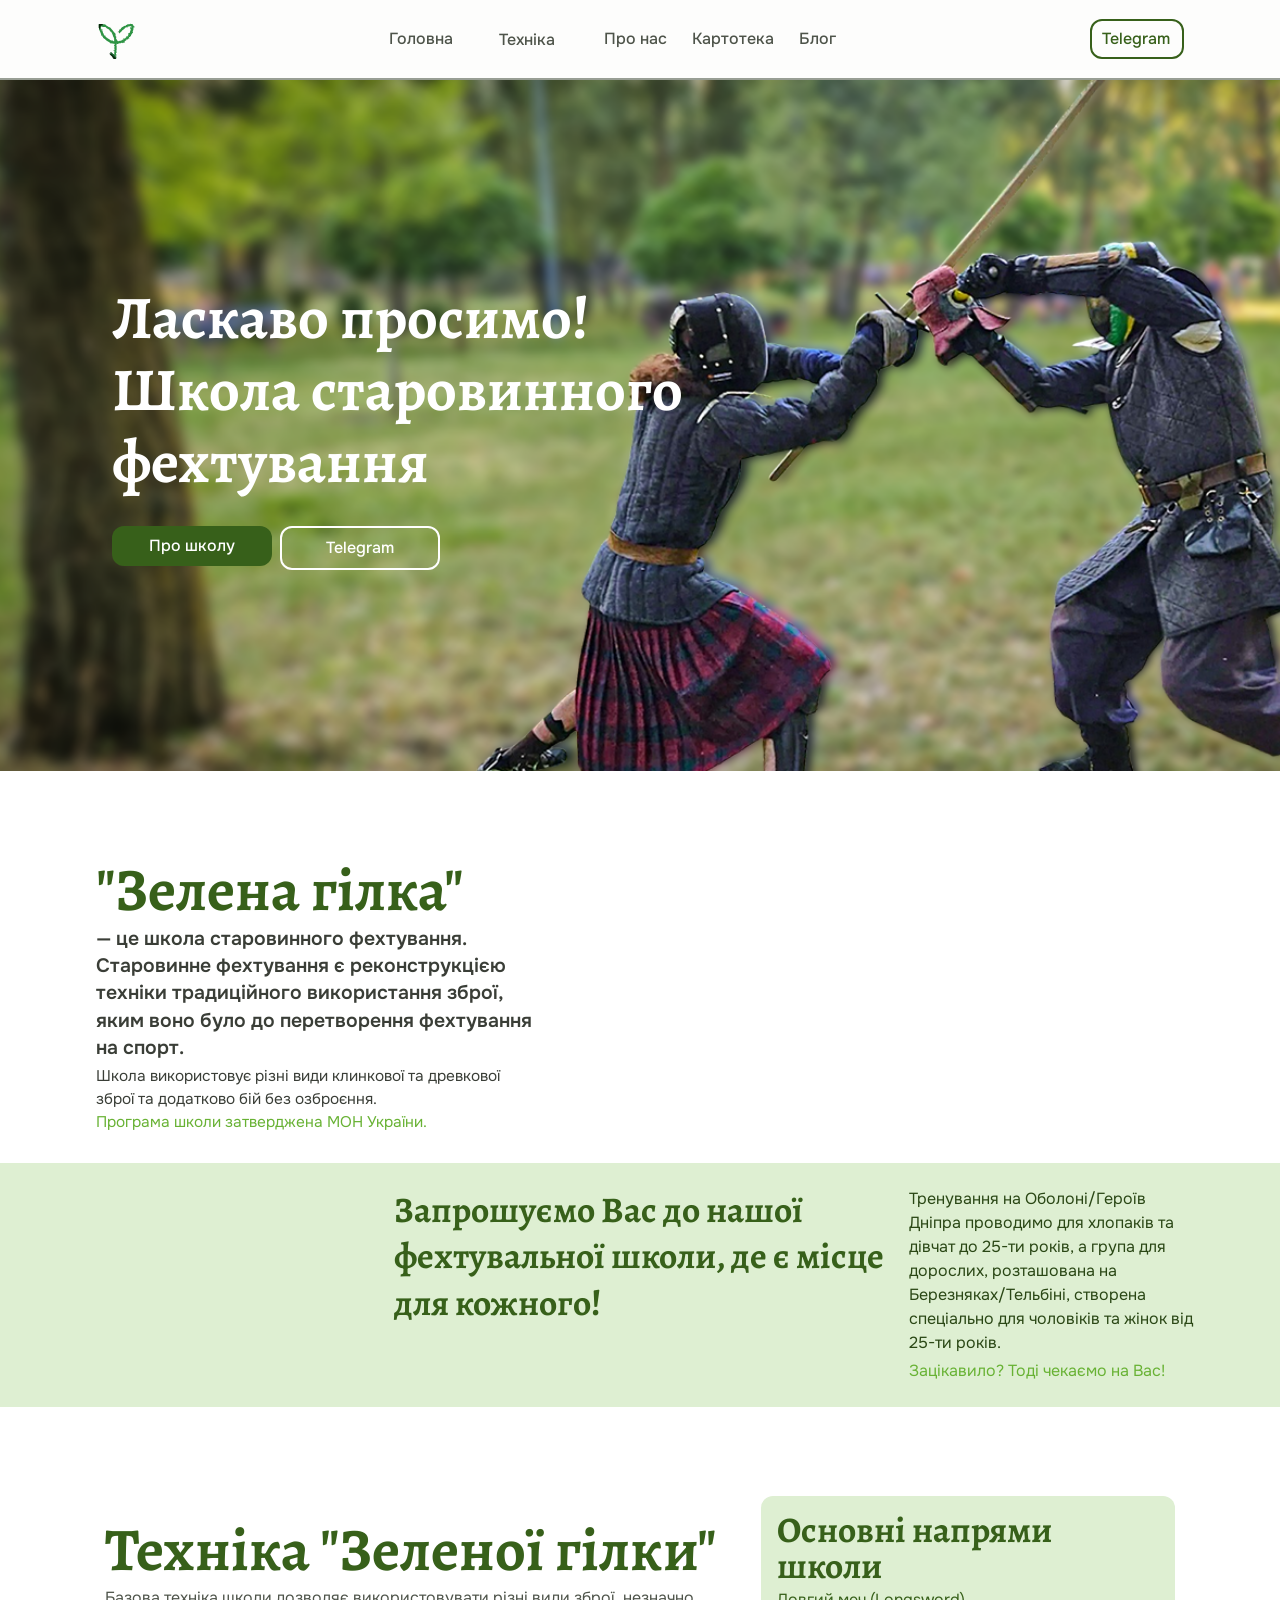
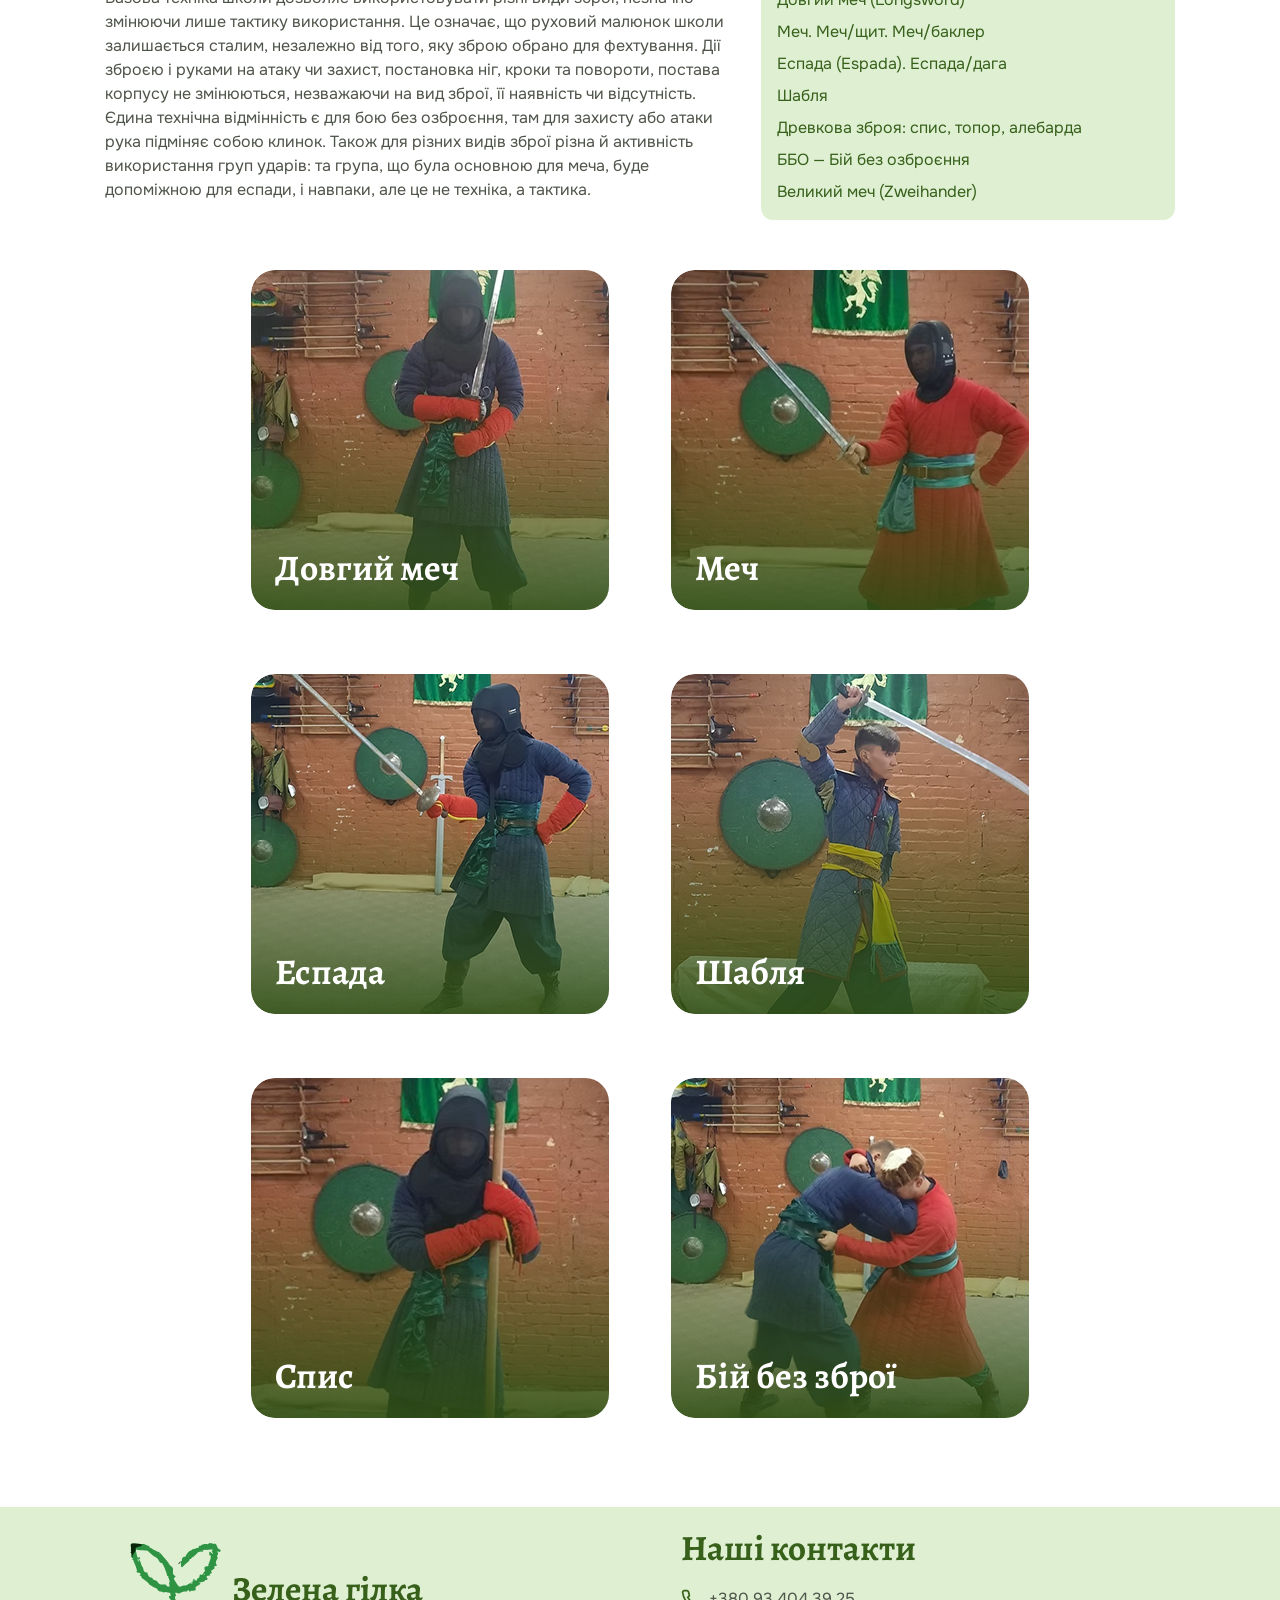
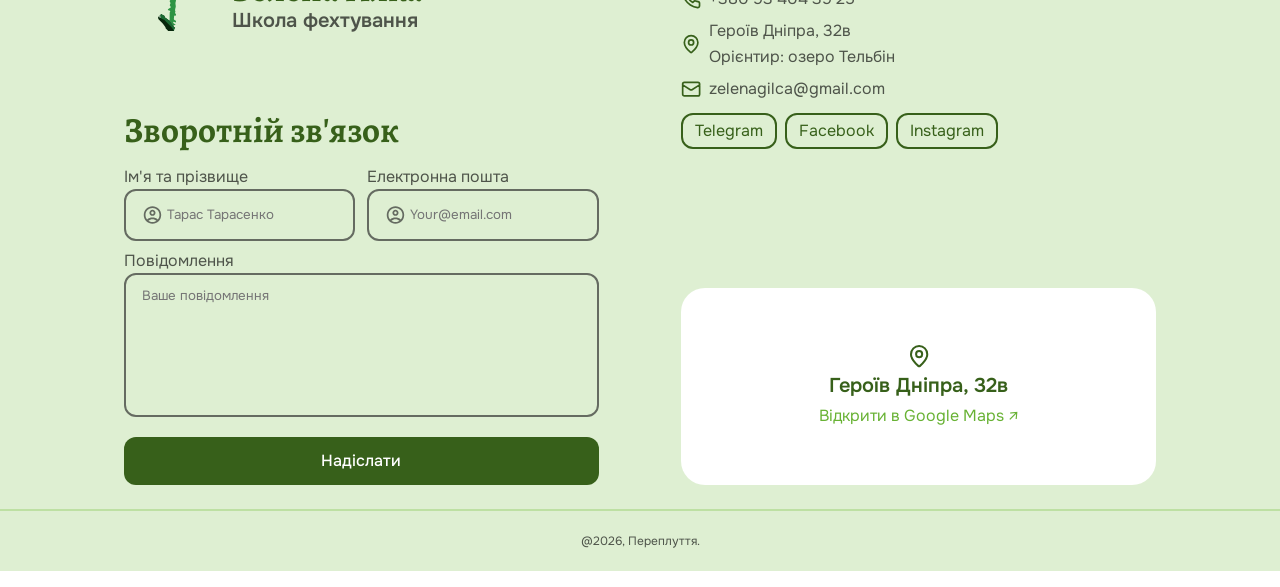
<file: index.html>
<!doctype html>
<html lang="en">
  <head>
    <meta charset="UTF-8" />
    <meta name="viewport" content="width=device-width, initial-scale=1.0" />

    <title>Школа фехтування «Зелена гілка» — фехтування у Києві</title>

    <meta
      name="description"
      content="Школа фехтування «Зелена гілка» у Києві. Навчання фехтуванню для дітей та дорослих, тренування та розвиток навичок фехтування."
    />

    <link rel="canonical" href="https://ВАШ-ДОМЕН.ua/" />

    <meta name="robots" content="index, follow" />

    <link rel="icon" type="image/svg+xml" href="/imgs/icons/Logo.svg" />

    <link rel="stylesheet" href="styles/global.css" />
    <link rel="stylesheet" href="styles/header.css" />
    <link rel="stylesheet" href="styles/footer.css" />
    <link rel="stylesheet" href="styles/main.css" />
  </head>

  <body>
    <header-component class="header"></header-component>

    <main>
      <div class="main_present-block">
        <img
          src="imgs/mainPage/for-present-block.png"
          class="content_background"
          alt="The process of learning sword fighting"
        />

        <div class="present-block_content">
          <h1 class="content_title">
            Ласкаво просимо! Школа старовинного фехтування
          </h1>
          <div class="content_link-group">
            <a href="/pages/about-us.html" class="link-group_about"
              >Про школу</a
            >
            <a
              href="https://t.me/zelenaGilkaPereplutie#"
              class="link-group_telegram"
              >Telegram</a
            >
          </div>
        </div>
      </div>

      <section class="main_about-us"></section>

      <section class="main_training-info">
        <h2 class="training-info_title">
          Запрошуємо Вас до нашої фехтувальної школи, де є місце для кожного!
        </h2>

        <div class="training-info_info-text"></div>
      </section>

      <section class="main_about-technology">
        <div class="about-technology_info">
          <h2 class="info_title">Техніка "Зеленої гілки"</h2>
          <p class="info_text-content">
            Базова техніка школи дозволяє використовувати різні види зброї,
            незначно змінюючи лише тактику використання. Це означає, що руховий
            малюнок школи залишається сталим, незалежно від того, яку зброю
            обрано для фехтування. Дії зброєю і руками на атаку чи захист,
            постановка ніг, кроки та повороти, постава корпусу не змінюються,
            незважаючи на вид зброї, її наявність чи відсутність. Єдина технічна
            відмінність є для бою без озброєння, там для захисту або атаки рука
            підміняє собою клинок. Також для різних видів зброї різна й
            активність використання груп ударів: та група, що була основною для
            меча, буде допоміжною для еспади, і навпаки, але це не техніка, а
            тактика.
          </p>
        </div>

        <div class="about-technology_key-areas">
          <h3 class="key-areas_title">Основні напрями школи</h3>
          <ul class="key-areas_technology-names">
            <li>Довгий меч (Longsword)</li>
            <li>Меч. Меч/щит. Меч/баклер</li>
            <li>Еспада (Espada). Еспада/дага</li>
            <li>Шабля</li>
            <li>Древкова зброя: спис, топор, алебарда</li>
            <li>ББО — Бій без озброєння</li>
            <li>Великий меч (Zweihander)</li>
          </ul>
        </div>

        <ul class="about-technology_technology-list"></ul>
      </section>
    </main>

    <footer-component class="footer"></footer-component>

    <script src="js/main-page.js"></script>
    <script src="js/components/header-component.js"></script>
    <script src="js/components/footer-component.js"></script>
  </body>
</html>
</file>
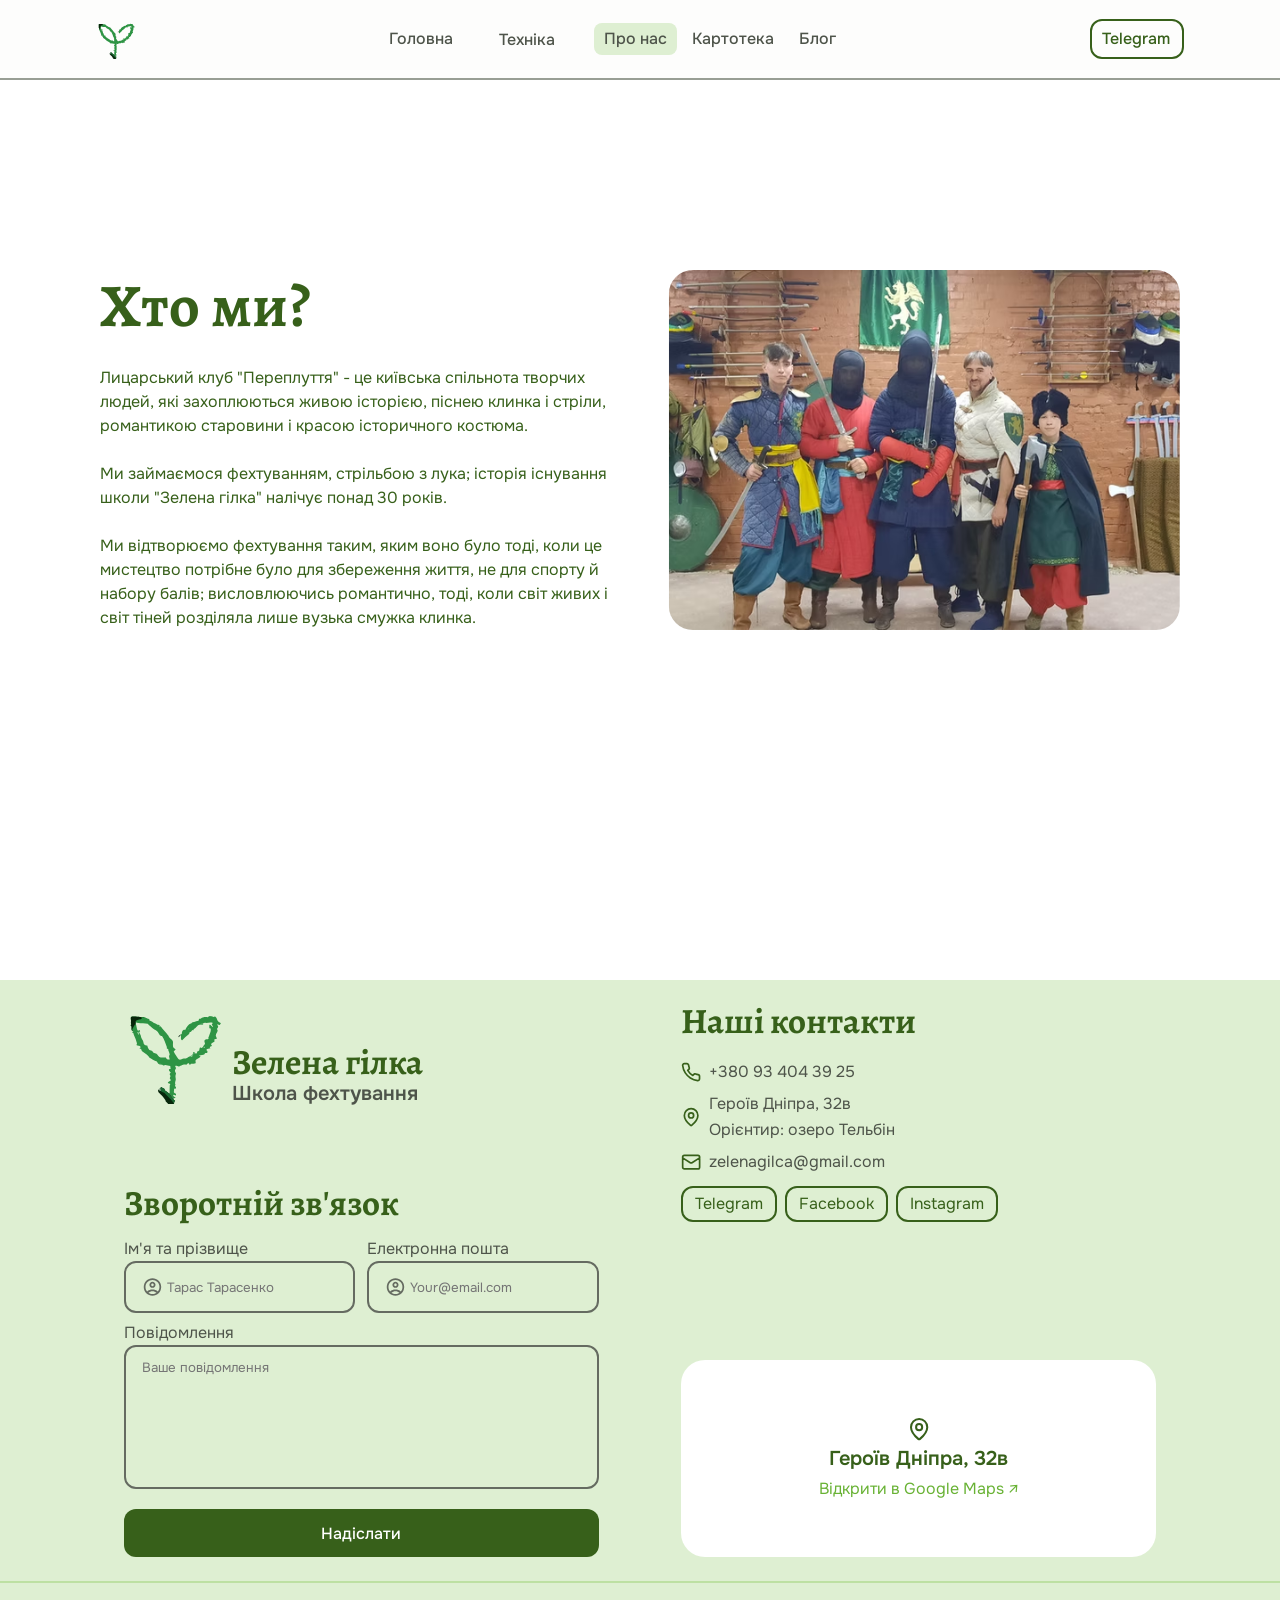
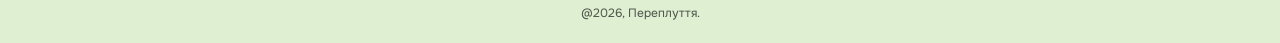
<file: pages/about-us.html>
<!doctype html>
<html lang="en">
  <head>
    <meta charset="UTF-8" />
    <meta name="viewport" content="width=device-width, initial-scale=1.0" />
    <link rel="stylesheet" href="/styles/global.css" />
    <link rel="stylesheet" href="/styles/header.css" />
    <link rel="stylesheet" href="/styles/footer.css" />
    <link rel="stylesheet" href="/styles/about-us.css" />
    <title>О нас</title>
  </head>
  <body>
    <header-component class="header"></header-component>

    <main>
      <div class="main_content">
        <h1 class="content_title">Хто ми?</h1>
        <div class="content_description-text">
          <p>
            Лицарський клуб "Переплуття" - це київська спільнота творчих людей,
            які захоплюються живою історією, піснею клинка і стріли, романтикою
            старовини і красою історичного костюма.
          </p>

          <p>
            Ми займаємося фехтуванням, стрільбою з лука; історія існування школи
            "Зелена гілка" налічує понад 30 років.
          </p>

          <p>
            Ми відтворюємо фехтування таким, яким воно було тоді, коли це
            мистецтво потрібне було для збереження життя, не для спорту й набору
            балів; висловлюючись романтично, тоді, коли світ живих і світ тіней
            розділяла лише вузька смужка клинка.
          </p>
        </div>

        <img
          class="content_decorate-photo"
          src="/imgs/about-us/our-team.png"
          alt="Photo our team"
        />
      </div>
    </main>

<footer-component class="footer"></footer-component>
    <script src="/js/components/header-component.js"></script>
    <script src="/js/components/footer-component.js"></script>
  </body>
</html>
</file>
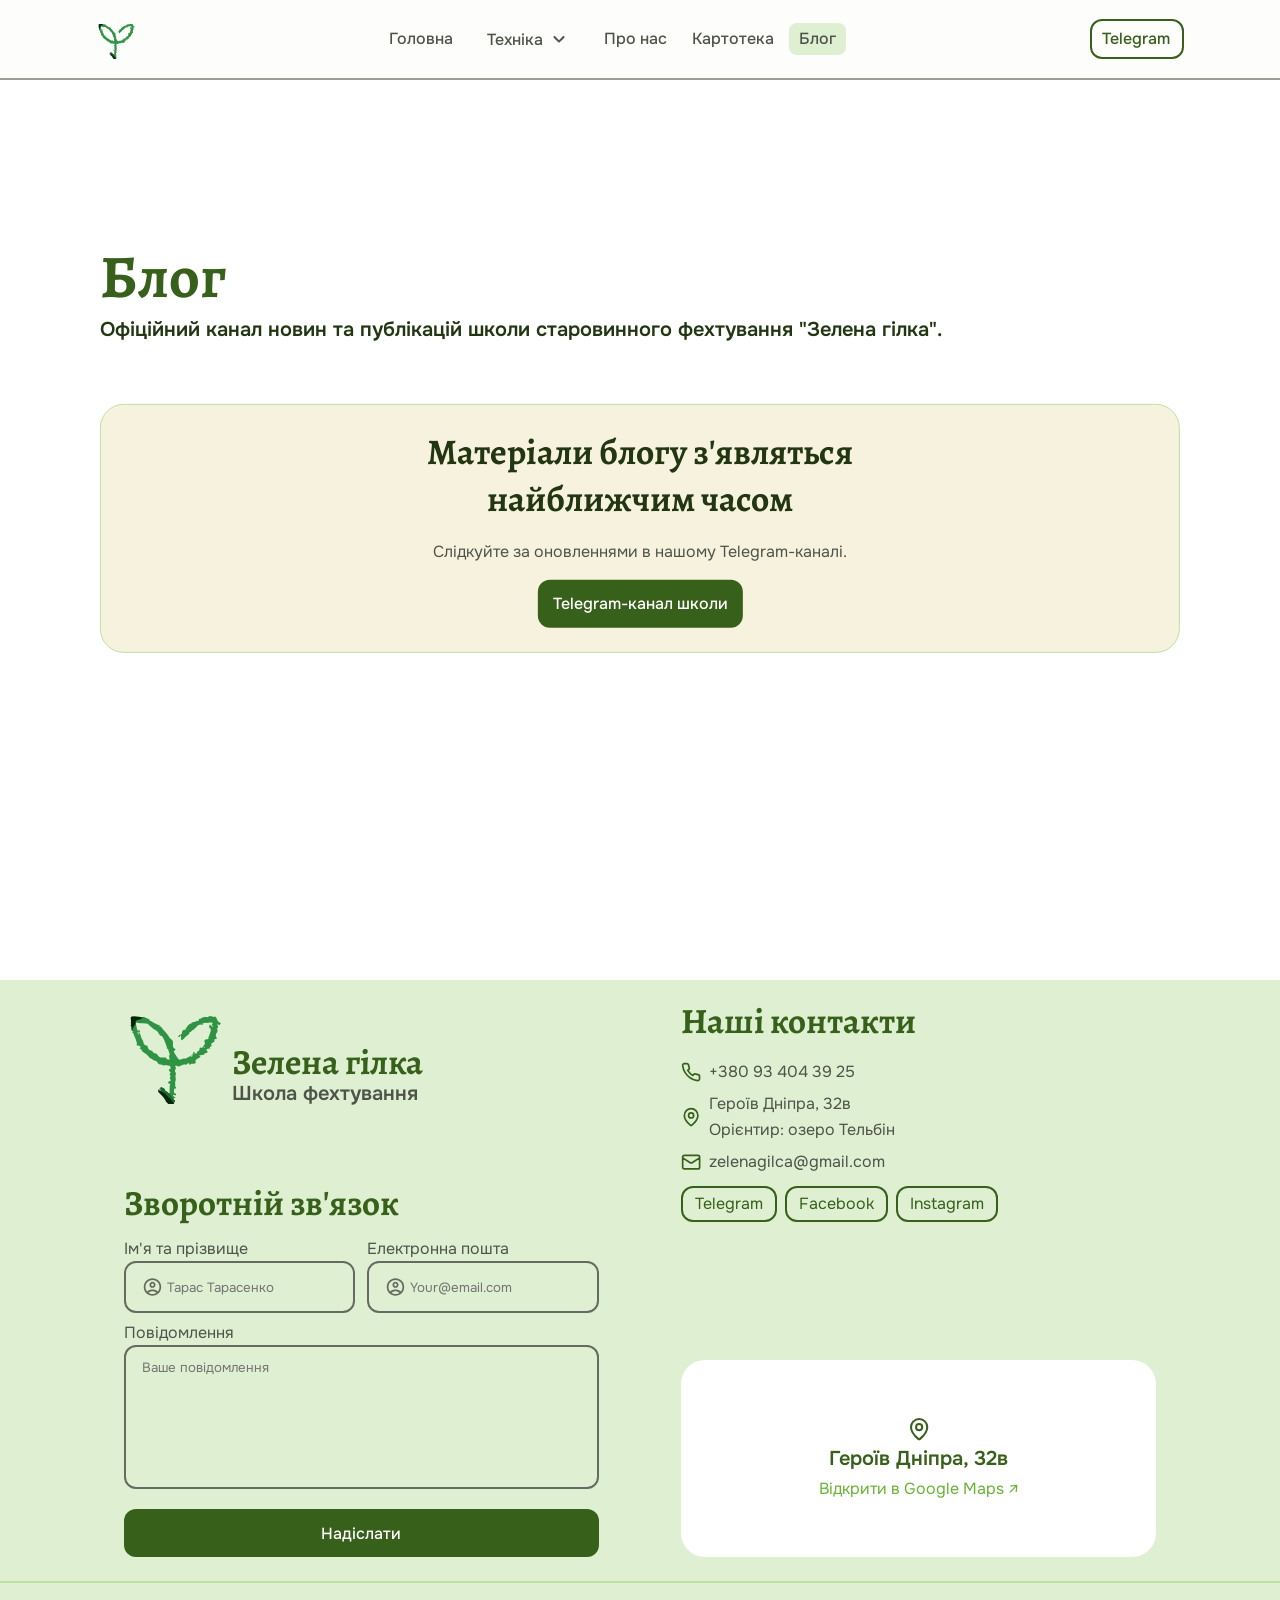
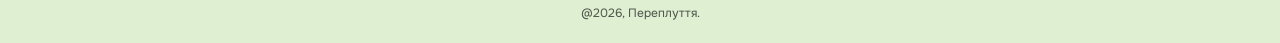
<file: pages/blog.html>
<!doctype html>
<html lang="en">
  <head>
    <meta charset="UTF-8" />
    <meta name="viewport" content="width=device-width, initial-scale=1.0" />
    <link rel="stylesheet" href="/styles/global.css" />
    <link rel="stylesheet" href="/styles/header.css" />
    <link rel="stylesheet" href="/styles/footer.css">
    <link rel="stylesheet" href="/styles/blog.css" />
    <title>Document</title>
  </head>
  <body>
    <header-component class="header"></header-component>

    <main>
      <div class="main_content">
        <div class="content_introductory-text">
          <h1 class="introductory-text_title">Блог</h1>
          <p class="introductory-text_info">
            Офіційний канал новин та публікацій школи старовинного фехтування
            "Зелена гілка".
          </p>
        </div>

        <div class="content_warning-block">
          <div class="warning-block_content">
            <h2 class="content_title">
              Матеріали блогу з'являться найближчим часом
            </h2>
            <p class="content_description">
              Слідкуйте за оновленнями в нашому Telegram-каналі.
            </p>
            <a
              class="content_nav-in-telegram"
              href="https://t.me/zelenaGilkaPereplutie#"
              >Telegram-канал школи</a
            >
          </div>
        </div>
      </div>
    </main>

<footer-component class="footer"></footer-component>
    <script src="/js/components/header-component.js"></script>
    <script src="/js/components/footer-component.js"></script>
  </body>
</html>
</file>
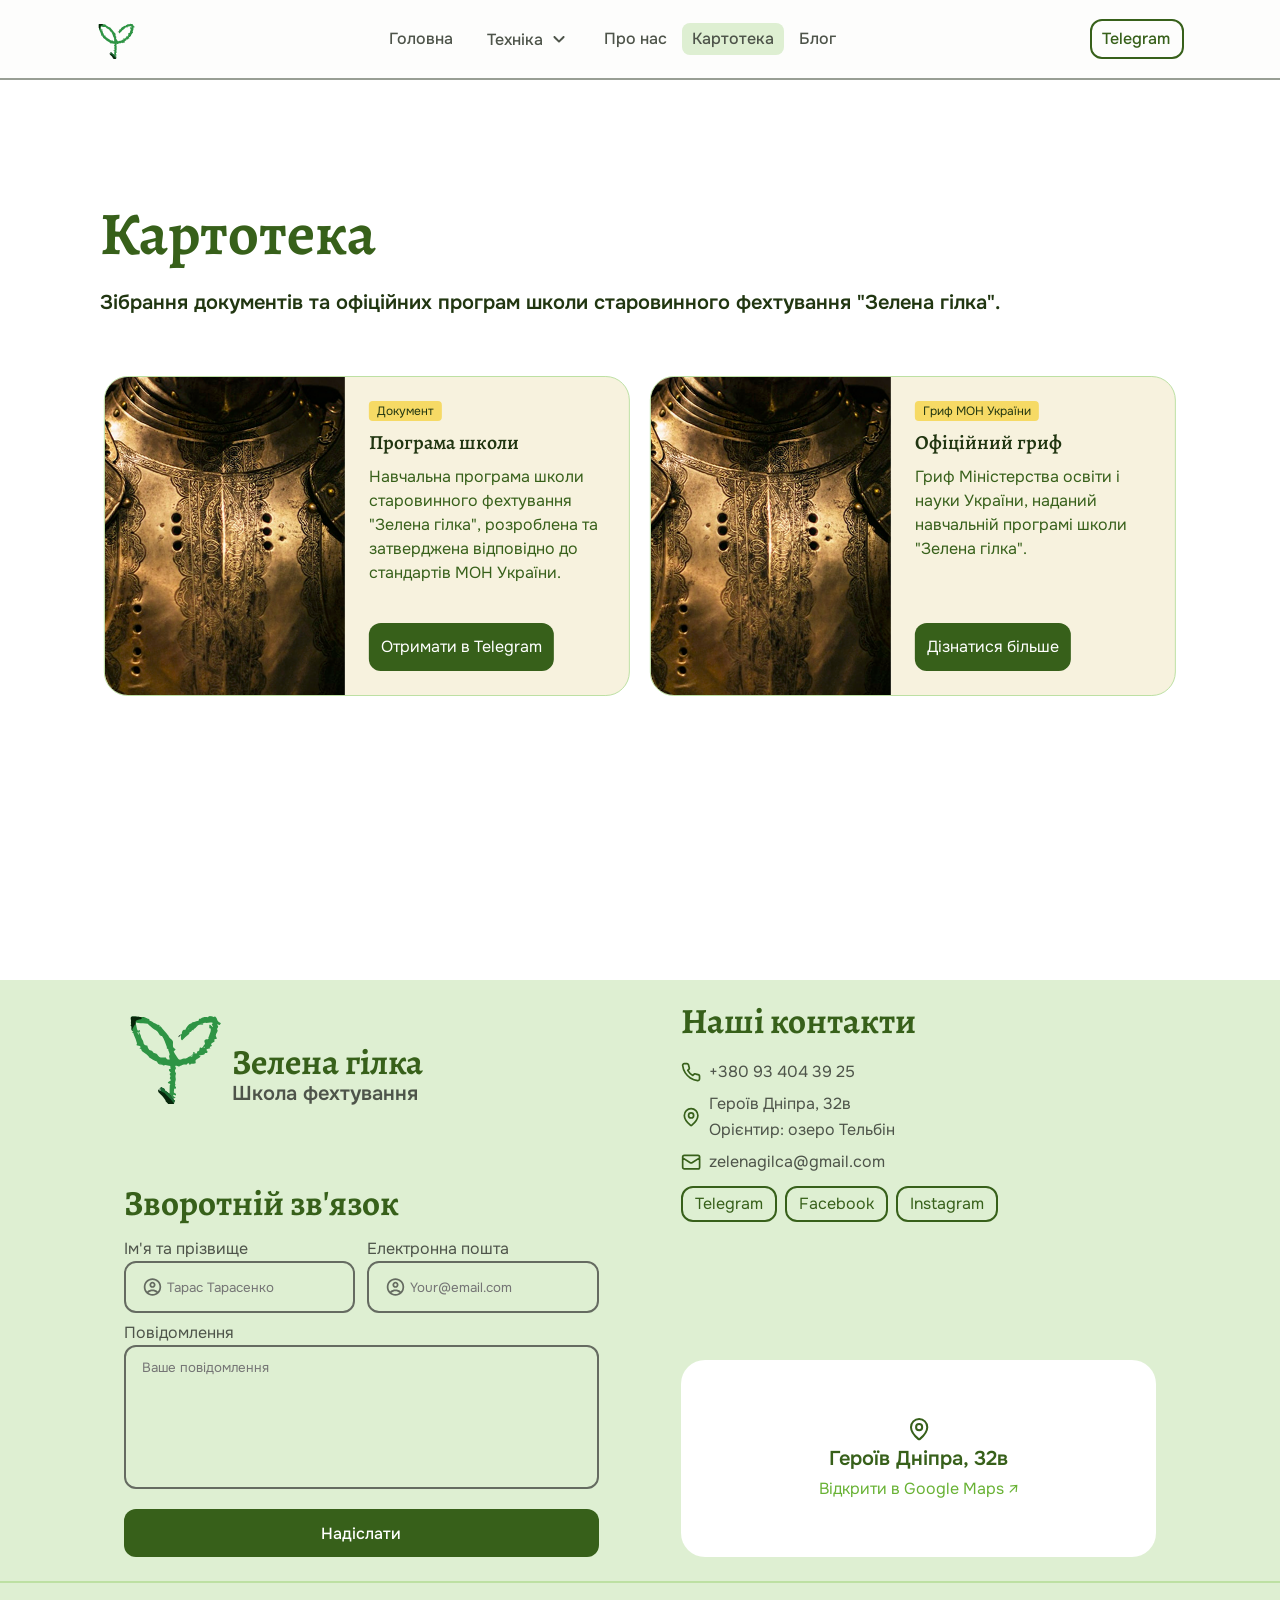
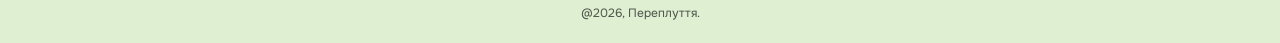
<file: pages/card-index.html>
<!doctype html>
<html lang="en">
  <head>
    <meta charset="UTF-8" />
    <meta name="viewport" content="width=device-width, initial-scale=1.0" />
    <link rel="stylesheet" href="/styles/global.css" />
    <link rel="stylesheet" href="/styles/header.css" />
    <link rel="stylesheet" href="/styles/footer.css" />
    <link rel="stylesheet" href="/styles/card-index.css" />
    <title>Картотека</title>
  </head>
  <body>
    <header-component class="header"></header-component>

    <main>
      <div class="main_content">
        <div class="content_introductory-text">
          <h1 class="introductory-text_title">Картотека</h1>
          <p class="introductory-text_description">
            Зібрання документів та офіційних програм школи старовинного
            фехтування "Зелена гілка".
          </p>
        </div>

        <ul class="content_card-list">
          <li class="card-list_card">
            <img
              src="/imgs/cardIndex/decorative-element.png"
              class="card_decorate-img"
              alt="Decorative photo by card"
            />

            <div class="card_main-content">
              <div class="main-content_text-content">
                <span class="text-content_tag-card"> Документ </span>

                <h3 class="text-content_title">Програма школи</h3>
                <p class="text-content_description">
                  Навчальна програма школи старовинного фехтування "Зелена
                  гілка", розроблена та затверджена відповідно до стандартів МОН
                  України.
                </p>
              </div>

              <a
                href="https://t.me/zelenaGilkaPereplutie#"
                class="text-content_nav-link"
              >
                Отримати в Telegram
              </a>
            </div>
          </li>

          <li class="card-list_card">
            <img
              src="/imgs/cardIndex/decorative-element.png"
              class="card_decorate-img"
              alt="Decorative photo by card"
            />

            <div class="card_main-content">
              <div class="main-content_text-content">
                <span class="text-content_tag-card">Гриф МОН України</span>

                <h3 class="text-content_title">Офіційний гриф</h3>
                <p class="text-content_description">
                  Гриф Міністерства освіти і науки України, наданий навчальній
                  програмі школи "Зелена гілка".
                </p>
              </div>

              <a
                href="https://t.me/zelenaGilkaPereplutie#"
                class="text-content_nav-link"
                >Дізнатися більше</a
              >
            </div>
          </li>
        </ul>
      </div>
    </main>

    <footer-component class="footer"></footer-component>
    <script src="/js/components/header-component.js"></script>
    <script src="/js/components/footer-component.js"></script>
  </body>
</html>
</file>
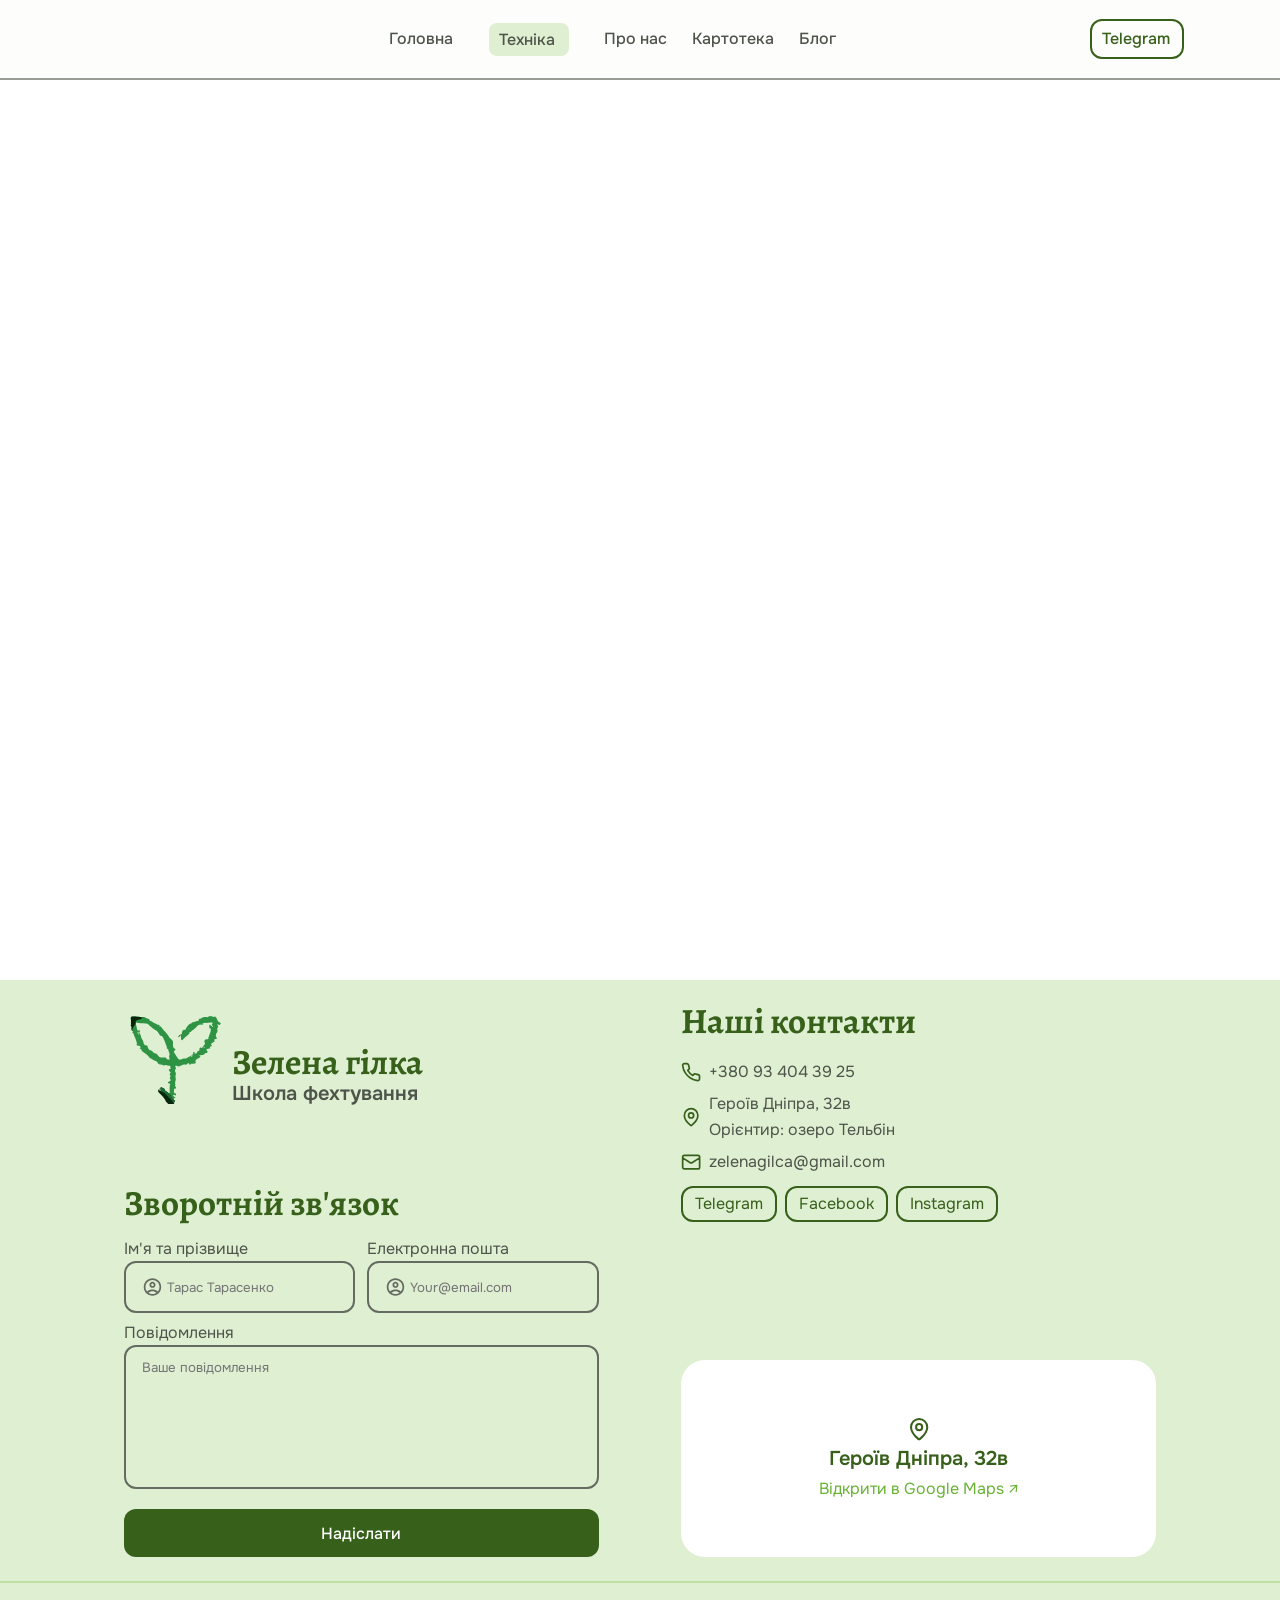
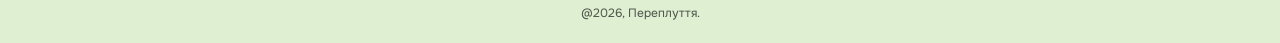
<file: pages/equipment.html>
<!doctype html>
<html lang="en">
  <head>
    <meta charset="UTF-8" />
    <meta name="viewport" content="width=device-width, initial-scale=1.0" />
    <link rel="stylesheet" href="/styles/global.css" />
    <link rel="stylesheet" href="/styles/equipment.css" />
    <link rel="stylesheet" href="/styles/header.css" />
    <link rel="stylesheet" href="/styles/footer.css" />
    <title></title>
  </head>
  <body>
    <header-component class="header"></header-component>

    <main>
      <div class="main_content"></div>
    </main>

    <footer-component class="footer"></footer-component>
    <script src="/js/components/header-component.js"></script>
    <script src="/js/components/footer-component.js"></script>
    <script src="/js/equipment.js"></script>
  </body>
</html>
</file>
<file: styles/global.css>
@import url("https://fonts.googleapis.com/css2?family=Alegreya:ital,wght@0,400..900;1,400..900&display=swap");
@import url("https://fonts.googleapis.com/css2?family=Onest:wght@100..900&display=swap");

:root {
  --primary-1: #fcfdfb;
  --primary-50: #eefaec;
  --primary-100: #deefd2;
  --primary-200: #bde0a3;
  --primary-300: #83e26c;
  --primary-400: #5bda40;
  --primary-500: #68b234;
  --primary-600: #379f23;
  --primary-700: #467e25;
  --primary-800: #37601a;
  --primary-850: #2a4715;
  --primary-900: #213611;
  --primary-950: #1e3e15;
  --primary-999: #040a01;

  --kournikova-50: #fcf4d3;
  --kournikova-100: #f7f2de;
  --kournikova-200: #f6da65;
  --kournikova-300: #e5ca5d;
  --kournikova-400: #d2b654;
  --kournikova-500: #c1a54c;
  --kournikova-600: #a4843c;
  --kournikova-700: #83622c;
  --kournikova-800: #664a20;
  --kournikova-900: #533b19;
  --kournikova-950: #2f220b;

  --gray-400: #989e94;
  --gray-600: #656b61;
  --gray-700: #4e544a;
  --gray-800: #3a3e37;

  --font-fr-h: "Alegreya", sans-serif;
  --font-fr-p: "Onest", sans-serif;

  --radius-fr-ui: 12px;
  --radius-fr-block: 24px;

  --fsz-fr-headings: clamp(2.5rem, calc(2.071rem + 2.143vw), 4rem);
  --max-w-content: 1600px;
}

* {
  padding: 0;
  margin: 0;
  background: 0;
}

*,
*::before,
*::after {
  box-sizing: border-box;
}

:focus,
:active {
  outline: none;
}
a:focus,
a:active {
  outline: none;
}
nav,
footer,
header,
aside {
  display: block;
}
html,
body {
  height: 100%;
  margin: 0;
  min-height: 100%;
  font-size: 100%;
  line-height: 1;
  font-size: 16px;
  -ms-text-size-adjust: 100%;
  -moz-text-size-adjust: 100%;
  -webkit-text-size-adjust: 100%;
  font-family: var(--font-fr-p);
}

body {
  display: flex;
  flex-direction: column;
  background-color: white;
}

main {
  min-height: 100svh;
  flex: 1 0 auto;
}
input,
button,
textarea {
  font-family: inherit;
  border: none;
}

input::-ms-clear {
  display: none;
}
button,
a {
  cursor: pointer;
}
a,
a:visited {
  text-decoration: none;
}
ul li {
  list-style: none;
}

h1,
h2,
h3,
h4 {
  font-family: var(--font-fr-h);
  font-size: inherit;
  font-weight: inherit;
}

a,
button {
  transition: all 0.5s;
}
</file>
<file: styles/header.css>
.header {
  width: 100%;
  height: 80px;
  display: flex;
  align-items: center;
  justify-content: center;
  flex-shrink: 0;
  background-color: #fdfdfc;
  border-bottom: 2px solid var(--gray-400);
}
.header_content {
  width: 85%;
  height: 32px;
  display: flex;
  align-items: center;
  justify-content: space-between;
  gap: 16px;
}
.content_logo {
  width: 40px;
  aspect-ratio: square;
}
.content_nav-in-pages {
  width: 85.7%;
  height: 100%;
  display: flex;
  align-items: center;
  justify-center: center;
}
.nav-in-pages_content {
  width: 100%;
  height: 100%;
  display: flex;
  align-items: center;
  justify-content: center;
  gap: 5px;
}

.content_link {
  display: flex;
  height: 100%;
  align-items: center;
  color: var(--gray-700);
  font-size: 16px;
  font-weight: 500;
  gap: 4px;
  padding: 4px 8px;
  border-radius: 8px;
  border: 2px solid transparent;
}
.content_link:hover {
  color: var(--primary-800);
  border-color: var(--primary-800);
}
.content_link.active {
  background-color: var(--primary-100);
}

.content_dropdown-menu {
  width: 121px;
  height: auto;
  display: flex;
  flex-direction: column;
  align-items: center;
  justify-content: center;
  gap: 4px;
  position: relative;
}
.content_dropdown-menu > button > .link_arrow-ico {
  transition: transform 0.2s ease-in;
}

.dropdown-menu_variants {
  width: auto;
  height: auto;
  display: none;
  opacity: 0;
  flex-direction: column;
  align-items: center;
  justify-center: center;
  position: absolute;
  top: 45px;
  background-color: white;
  z-index: 10;
  border: 2px solid var(--primary-700);
  border-radius: var(--radius-fr-ui);
  transition: all 0.3s;
  overflow: hidden;
}
.dropdown-menu_variants.open {
  opacity: 1;
  display: flex;
}

.link_arrow-ico.rotate {
  transform: rotate(0.5turn);
}

.dropdown-menu_variants > li {
  width: 100%;
  font-size: 16px;
  font-weight: 600;
  border-bottom: 2px solid var(--primary-700);
  padding: 6px;
  text-align: center;
  transition: all 0.3s;
}
.dropdown-menu_variants > li > a {
  color: var(--primary-700);
}
.content_dropdown-menu > .dropdown-menu_variants > li:hover {
  background-color: var(--primary-100);
}

.link_open-list {
  width: 24px;
  aspect-ratio: square;
}
.content_nav-in-telegram {
  display: flex;
  align-items: center;
  width: 95px;
  font-size: 16px;
  font-weight: 500;
  padding: 10px;
  color: var(--primary-800);
  border-radius: var(--radius-fr-ui);
  border: solid 2px var(--primary-800);
}
.content_nav-in-telegram:hover {
  background-color: var(--primary-200);
}

@media (max-width: 740px) {
  .header {
    height: auto;
    padding: 12px 0;
  }

  .content_logo {
    width: 32px;
  }

  .content_menu-burger {
    width: 24px;
    display: flex;
    flex-direction: column;
    align-items: center;
    justify-content: space-between;
    gap: 10px;
  }
  .content_menu-burger > span {
    width: 100%;
    height: 3px;
    background-color: var(--primary-800);
    border-radius: var(--radius-fr-ui);
  }

  .content_burger-menu {
    display: none;
  }
  .content_burger-menu.open {
    width: 100%;
    height: 100%;
    position: absolute;
    inset: 0;
    background-color: white;
    display: flex;
    align-items: start;
    justify-content: space-between;
    z-index: 20;
    padding: clamp(1.875rem, calc(0.982rem + 4.464vw), 5rem);
  }

  .burger-menu_links {
    width: 80%;
    display: flex;
    flex-direction: column;
    align-items: start;
    justify-content: start;
    gap: 24px;
    position: relative;
    inset: 0;
  }
  .links_el {
    color: var(--primary-800);
    font-size: clamp(1.375rem, calc(0.964rem + 2.054vw), 2.8125rem);
    font-weight: 500;
    transition: all 0.3s;
  }

  .dropdown-list_variants {
    width: 100%;
    position: relative;
    display: flex;
    flex-direction: column;
    align-items: start;
    gap: 15px;
    margin-top: 15px;
    margin-left: 30px;
  }
  .variants_link {
    color: var(--primary-800);
    font-size: clamp(1.125rem, calc(0.821rem + 1.518vw), 2.1875rem);
    font-weight: 500;
    transition: all 0.3s;
  }

  .links_el:hover,
  .variants_link:hover {
    color: var(--primary-600);
  }

  .content_close-menu {
    width: clamp(1.5625rem, calc(1.295rem + 1.339vw), 2.5rem);
    aspect-ratio: 1 / 1;
  }
  .content_close-menu > img {
    width: 100%;
    height: 100%;
  }
}
</file>
<file: styles/footer.css>
.footer {
  width: 100%;
  display: flex;
  align-items: center;
  justify-content: center;
  gap: 24px;
  background-color: var(--primary-100);
  position: relative;
  flex-shrink: 0;
}

.footer_content {
  width: 100%;
  max-width: var(--max-w-content);
  display: flex;
  align-items: center;
  justify-content: flex-start;
  flex-direction: column;
}

.content_top {
  width: 84.44%;
  display: grid;
  grid-template-columns: repeat(2, minmax(0, 1fr));
  grid-template-rows: repeat(4, auto);
  margin: 0 auto;
  gap: clamp(2.5rem, calc(1.696rem + 4.286vw), 5.375rem);
  padding: 24px;
}

.top_ico-block {
  display: flex;
  align-items: flex-end;
  gap: 8px;
  grid-column: 1 / 2;
  grid-row: 1 / 2;
  min-width: 0;
}

.ico-block_icon {
  width: clamp(4rem, calc(3.196rem + 4.25vw), 6.25rem);
  aspect-ratio: 1 / 1;
  flex-shrink: 0;
}

.ico-block_text {
  display: flex;
  flex-direction: column;
  align-items: flex-start;
  gap: 4px;
  min-width: 0;
}

.ico-block_text > h3 {
  margin: 0;
  font-size: clamp(1.75rem, calc(1.304rem + 1.143vw), 2.5rem);
  font-weight: 700;
  color: var(--primary-800);
}

.ico-block_text > p {
  margin: 0;
  font-size: 20px;
  font-weight: 600;
  color: var(--gray-700);
}

.top_form {
  grid-column: 1 / 2;
  grid-row: 2 / 5;
  width: 100%;
  display: flex;
  flex-direction: column;
  align-items: flex-start;
  justify-content: flex-start;
  gap: 20px;
  min-width: 0;
}

.top_form > .form_title {
  margin: 0;
  font-size: clamp(1.75rem, calc(1.304rem + 1.143vw), 2.5rem);
  font-weight: 700;
  color: var(--primary-800);
}

.form_inputs {
  width: 100%;
  display: grid;
  grid-template-columns: repeat(2, minmax(0, 1fr));
  grid-template-rows: repeat(2, auto);
  gap: 12px;
  min-width: 0;
}

.form_inputs > .input-block {
  display: flex;
  flex-direction: column;
  align-items: flex-start;
  gap: 4px;
  min-width: 0;
}

.input-block > label {
  font-size: 16px;
  color: var(--gray-700);
}

.input-block .input-block_input {
  width: 100%;
  min-width: 0;
  display: flex;
  align-items: center;
  gap: 4px;
  border: 2px solid var(--gray-600);
  border-radius: var(--radius-fr-ui);
  padding: 12px 16px;
  transition:
    border-color 0.4s,
    color 0.4s;
}

.input-block_input:hover {
  border-color: var(--primary-600);
}

.input-block_input > .input_ico > g > path {
  transition: fill 0.4s;
}

.input-block_input:hover > .input_ico > g > path {
  fill: var(--primary-600);
}

.input-block_input:focus-within {
  border-color: var(--primary-850);
  color: var(--primary-850);
}

.input-block_input:focus-within > input,
.input-block_input:focus-within > textarea {
  color: var(--primary-850);
}

.input-block_input:focus-within > .input_ico > g > path {
  fill: var(--primary-850);
}

input,
textarea {
  width: 100%;
  min-width: 0;
  color: var(--gray-400);
  border: none;
  outline: none;
  background: transparent;
}

.form_inputs > .inputs_user {
  grid-column: span 1;
}

.form_inputs > .inputs_message {
  grid-column: 1 / -1;
}

.form_inputs > .inputs_message > textarea {
  height: clamp(3.125rem, calc(-0.007rem + 11.238vw), 10.5rem);
  align-items: flex-start;
  resize: none;
}

.form_send-data {
  width: 100%;
  height: 48px;
  background-color: var(--primary-800);
  border: none;
  border-radius: var(--radius-fr-ui);
  color: white;
  font-size: 16px;
  font-weight: 500;
  cursor: pointer;
}

.top_adress-block {
  grid-column: 2 / 3;
  grid-row: 1 / 3;
  width: 100%;
  min-width: 0;
  display: flex;
  flex-direction: column;
  align-items: flex-start;
  justify-content: flex-start;
  gap: 20px;
}

.adress-block_title {
  margin: 0;
  font-size: clamp(1.75rem, calc(1.304rem + 1.143vw), 2.5rem);
  font-weight: 700;
  color: var(--primary-800);
}

.adress-block_contact-methods {
  display: flex;
  flex-direction: column;
  gap: 12px;
  min-width: 0;
  width: 100%;
}

.contact-methods_basic {
  display: flex;
  flex-direction: column;
  gap: 8px;
  margin: 0;
  padding: 0;
  list-style: none;
}

.basic_el {
  display: flex;
  align-items: center;
  gap: 8px;
  color: var(--gray-700);
  line-height: 150%;
  min-width: 0;
}

.basic_el img {
  width: 20px;
  height: 20px;
  flex-shrink: 0;
}

.el_text-content {
  display: flex;
  flex-direction: column;
  gap: 2px;
  min-width: 0;
}

.el_text-content p {
  margin: 0;
}

.contact-methods_social-media {
  display: flex;
  align-items: center;
  gap: 8px;
  flex-wrap: wrap;
}

.contact-methods_social-media > .social-media_link {
  display: flex;
  align-items: center;
  justify-content: center;
  padding: 4px 12px;
  height: 36px;
  border: 2px solid var(--primary-800);
  border-radius: var(--radius-fr-ui);
  background: transparent;
  color: var(--primary-800);
  font-size: 16px;
  white-space: nowrap;
}

.contact-methods_social-media > .social-media_link:hover {
  background-color: var(--primary-200);
}

.top-block_map {
  grid-column: 2 / 3;
  grid-row: 3 / 5;
  width: 100%;
  max-height: 220px;
  display: flex;
  flex-direction: column;
  align-items: center;
  justify-content: center;
  gap: 4px;
  background-color: white;
  border-radius: var(--radius-fr-block);
  order: 4;
}

.top-block_map img {
  width: 24px;
  height: 24px;
}

.top-block_map h5 {
  margin: 0;
  color: var(--primary-800);
  font-size: 20px;
  font-weight: 600;
  line-height: 140%;
}

.top-block_map a {
  color: var(--primary-500);
  font-size: 16px;
  text-decoration: none;
  line-height: 150%;
  text-align: center;
}

.content_copyright {
  width: 100%;
  display: flex;
  align-items: center;
  justify-content: center;
  border-top: 2px solid var(--primary-200);
  padding: 24px 0;
  color: var(--gray-700);
  font-size: 12px;
  text-align: center;
}

@media (max-width: 1124px) {
  .form_inputs {
    display: flex;
    flex-direction: column;
    align-items: center;
    justify-content: center;
  }

  .input-block {
    width: 100%;
  }
}

@media (max-width: 780px) {
  .content_top {
    width: 90%;
    grid-template-columns: 1fr;
    grid-template-rows: auto;
  }

  .top_ico-block {
    grid-column: 1;
    grid-row: auto;
  }

  .top_form {
    grid-column: 1;
    grid-row: auto;
    width: 100%;
  }

  .top_adress-block {
    grid-column: 1;
    grid-row: auto;
    width: 100%;
  }

  .form_inputs {
    grid-template-columns: 1fr;
  }

  .form_inputs > .inputs_user {
    grid-column: 1;
  }

  .form_inputs > .inputs_message {
    grid-column: 1;
  }

  .top-block_map {
    grid-column: 1;
    grid-row: auto;
    padding: 20px;
    background-color: var(--primary-50);
  }

  .top-block_map > h5 {
    display: none;
  }

  .top-block_map > a {
    font-size: 18px;
  }
}

@media (max-width: 500px) {
  .content_top {
    width: 90%;
    display: flex;
    flex-direction: column;
    gap: 40px;
  }

  .top_ico-block {
    order: 1;
    width: 100%;
  }

  .top_adress-block {
    order: 2;
    width: 100%;
  }

  .top_adress-block > h3 {
    display: none;
  }

  .top_form {
    order: 3;
    width: 100%;
  }

  .top-block_map {
    order: 4;
  }

  .content_copyright {
    border-top: none;
  }
}
</file>
<file: styles/main.css>
.main_present-block {
  width: 100%;
  height: 76.8svh;
  display: flex;
  align-items: center;
  position: relative;
  overflow: hidden;
}

.present-block_content {
  width: 80%;
  max-width: 840px;
  position: relative;
  top: 0;
  left: 50px;
  display: flex;
  align-items: start;
  flex-direction: column;
  gap: 28px;
}

.content_background {
  width: 100%;
  height: 100%;
  position: absolute;
  object-fit: cover;
}

.present-block_content > .content_title {
  color: white;
  font-size: var(--fsz-fr-headings);
  font-weight: 700;
  line-height: 119%;
}

.present-block_content > .content_link-group {
  width: 328px;
  display: flex;
  align-items: start;
  gap: 8px;
}
.content_link-group > a {
  width: 50%;
  display: flex;
  align-items: center;
  justify-content: center;
  border-radius: var(--radius-fr-ui);
  color: white;
  font-size: 16px;
  font-weight: 500;
  padding: 12px;
}
.content_link-group > .link-group_about {
  background-color: var(--primary-800);
}
.link-group_about:hover {
  background-color: var(--primary-700);
}
.content_link-group > .link-group_telegram {
  background-color: transparent;
  border: solid 2px white;
}
.link-group_telegram:hover {
  background-color: var(--primary-200);
}

.main_about-us {
  width: 85%;
  max-width: var(--max-w-content);
  display: flex;
  align-items: start;
  margin: 0 auto;
  padding-top: clamp(3rem, calc(2.143rem + 4.286vw), 6rem);
  padding-bottom: 32px;
  gap: clamp(1.5rem, calc(-0.821rem + 11.607vw), 9.625rem);
  position: relative;
}

.about-us_text-content {
  width: 40.71%;
  display: flex;
  flex-direction: column;
  align-items: start;
  gap: 4px;
}
.text-content_title {
  font-size: var(--fsz-fr-headings);
  font-weight: 700;
  color: var(--primary-800);
}
.text-content_info-text {
  font-size: clamp(1rem, calc(0.929rem + 0.357vw), 1.25rem);
  font-weight: 600;
  line-height: 140%;
  color: var(--gray-800);
}
.text-content_addit-text {
  font-size: clamp(0.875rem, calc(0.821rem + 0.179vw), 1rem);
  font-weight: 400;
  line-height: 150%;
  color: var(--gray-800);
}
.text-content_marker-text {
  font-size: clamp(0.875rem, calc(0.821rem + 0.179vw), 1rem);
  font-weight: 400;
  color: var(--primary-500);
}

.about-us_decorative-el {
  position: relative;
  width: 46.63%;
  border-radius: var(--radius-fr-block);
}

.main_training-info {
  width: 100%;
  padding: 24px clamp(1.5rem, calc(-0.089rem + 6.545vw), 7rem);
  background-color: var(--primary-100);
  display: flex;
  align-items: start;
  justify-content: end;
  gap: 20px;
}
.training-info_title {
  width: 495px;
  display: inline-block;
  font-size: clamp(1.75rem, calc(1.536rem + 0.893vw), 2.5rem);
  font-weight: 700;
  color: var(--primary-800);
  line-height: 130%;
}
.training-info_info-text {
  display: flex;
  width: 289px;
  flex-direction: column;
  align-items: start;
  gap: 4px;
}
.info-text_paragraph {
  display: inline-block;
  font-size: 16px;
  color: var(--primary-850);
  line-height: 150%;
}
.info-text_marker {
  display: inline-block;
  font-size: 16px;
  color: var(--primary-500);
  line-height: 150%;
}

.main_about-technology {
  width: 84.44%;
  max-width: var(--max-w-content);
  display: flex;
  flex-wrap: wrap;
  align-items: center;
  justify-content: center;
  margin: 0 auto;
  gap: 50px 32px;
  padding: clamp(3rem, calc(2.143rem + 4.286vw), 6rem) 0;
}
.about-technology_info {
  order: 1;
  width: 57.68%;
  display: flex;
  flex-direction: column;
  align-items: start;
}
.info_title {
  color: var(--primary-800);
  font-size: var(--fsz-fr-headings);
  line-height: 119%;
  font-weight: 700;
}

.info_text-content {
  font-size: 16px;
  line-height: 150%;
  color: var(--gray-700);
}

.about-technology_key-areas {
  order: 2;
  width: 38.28%;
  display: flex;
  flex-direction: column;
  align-items: start;
  gap: 4px;
  padding: 16px;
  background-color: var(--primary-100);
  border-radius: var(--radius-fr-ui);
}
.key-areas_title {
  color: var(--primary-800);
  font-weight: 700;
  font-size: clamp(1.75rem, calc(1.536rem + 0.893vw), 2.5rem);
}
.key-areas_technology-names {
  display: flex;
  flex-direction: column;
  gap: 8px;
  color: var(--primary-800);
  font-size: 16px;
  line-height: 150%;
}

.about-technology_technology-list {
  order: 3;
  width: 100%;
  display: grid;
  grid-template-columns: repeat(auto-fit, minmax(min(100%, 358px), 358px));
  justify-content: center;
  gap: clamp(1.5rem, calc(0.661rem + 4.196vw), 4.4375rem)
    clamp(1.25rem, calc(0.393rem + 4.286vw), 4.25rem);
}
.about-technology_technology-list > li > .technology-list_el {
  display: flex;
  align-items: start;
  justify-content: end;
  border-radius: var(--radius-fr-block);
  position: relative;
  overflow: hidden;
}
.technology-list_el > img {
  width: 100%;
  height: 100%;
  object-fit: cover;
}
.technology-list_el > .el-title {
  color: white;
  position: absolute;
  bottom: 24px;
  left: 24px;
  font-size: clamp(1.75rem, calc(1.536rem + 0.893vw), 2.5rem);
  font-weight: 700;
}

@media (max-width: 946px) {
  .main_about-us {
    align-items: center;
  }
  .about-us_decorative-el {
    height: 100%;
    aspect-ratio: 1 / 1;
    object-fit: cover;
  }
  .about-us_text-content {
    width: 50%;
  }

  .main_about-technology {
    width: 91.8%;
    gap: 48px;
  }
  .about-technology_info {
    width: 100%;
  }
  .info_text-content {
    display: none;
  }
  .about-technology_key-areas {
    width: 100%;
    order: 3;
  }
  .about-technology_technology-list {
    order: 2;
    gap: 24px;
  }
}

@media (max-width: 640px) {
  .main_present-block {
    align-items: start;
  }
  .present-block_content > .content_title {
    padding-top: 33px;
  }

  .about-us_content {
    display: flex;
    flex-direction: column;
    align-items: start;
    gap: 24px;
    width: 100%;
  }
  .about-us_content > .content_title {
    font-size: var(--fsz-fr-headings);
    font-weight: 700;
    color: var(--primary-800);
  }
  .about-us_content > .content_info-text {
    font-size: clamp(1rem, calc(0.929rem + 0.357vw), 1.25rem);
    font-weight: 400;
    line-height: 162%;
    color: var(--gray-800);
  }

  .about-us_content > .content_decorative-el {
    position: relative;
    inset: 0;
    width: 100%;
    border-radius: var(--radius-fr-block);
  }

  .about-us_decorative-el {
    width: 100%;
    aspect-ratio: auto;
    height: auto;
  }

  .main_training-info {
    flex-direction: column;
    align-items: center;
    justify-content: start;
  }

  .training-info_title {
    width: 100%;
  }
  .training-info_info-text {
    width: 100%;
  }
}

@media (max-width: 480px) {
  .present-block_content {
    width: 95%;
    left: 0;
    padding-left: 16px;
  }
}

@media (min-width: 1000px) {
  .present-block_content {
    width: 48.7%;
    left: 112px;
  }
}

@media (min-width: 1440px) {
  .about-technology_technology-list {
    gap: 40px;
  }
}

@media (min-width: 1730px) {
  .main_about-us {
    align-items: center;
  }

  .main_training-info {
    justify-content: center;
  }
}
</file>
<file: styles/about-us.css>
.main_content {
  width: 84.4%;
  max-width: 1620px;
  display: grid;
  grid-template-rows: repeat(2, auto);
  grid-template-columns: repeat(12, 1fr);
  column-gap: clamp(1.5rem, calc(0.786rem + 3.571vw), 4rem);
  row-gap: 24px;
  position: absolute;
  top: 50%;
  left: 50%;
  transform: translate(-50%, -50%);
}
.content_title {
  grid-column: 6 span;
  grid-row: 1;
  color: var(--primary-800);
  font-size: var(--fsz-fr-headings);
  font-weight: 700;
  line-height: 119%;
  order: 1;
  display: flex;
  align-items: center;
}
.content_description-text {
  width: 100%;
  display: flex;
  flex-direction: column;
  grid-column: 6 span;
  gap: 24px;
  grid-row: 2 / -1;
  order: 2;
}
.content_description-text > p {
  width: 100%;
  color: var(--primary-800);
  font-size: 16px;
  font-weight: 400;
  line-height: 150%;
}

.content_decorate-photo {
  grid-column: 7 / 13;
  grid-row: 1 / 3;
  width: 100%;
  height: 100%;
  border-radius: var(--radius-fr-block);
  object-fit: cover;
  order: 3;
}

@media (max-width: 768px) {
  .main_content {
    width: 91.8%;
    display: flex;
    flex-direction: column;
    align-items: start;
    position: relative;
    top: 0;
    left: 0;
    transform: none;
    margin: 0 auto;
    padding-top: 32px;
    padding-bottom: 48px;
  }

  .content_description-text {
    order: 3;
    gap: 16px;
  }
  .content_description-text > p {
    color: var(--gray-800);
  }

  .content_decorate-photo {
    order: 2;
  }
}
</file>
<file: styles/blog.css>
.main_content {
  width: 84.4%;
  display: flex;
  flex-direction: column;
  align-items: center;
  justify-content: center;
  gap: clamp(2.5rem, calc(2.071rem + 2.143vw), 4rem);
  position: absolute;
  top: 50%;
  left: 50%;
  transform: translate(-50%, -50%);
}
.content_introductory-text {
  width: 100%;
  display: flex;
  flex-direction: column;
  align-items: start;
  gap: 8px;
}
.content_introductory-text > .introductory-text_title {
  color: var(--primary-800);
  font-size: var(--fsz-fr-headings);
  font-weight: 700;
}
.content_introductory-text > .introductory-text_info {
  color: var(--primary-900);
  font-size: 20px;
  font-weight: 600;
  line-height: 140%;
}

.content_warning-block {
  width: 100%;
  padding: 24px;
  display: flex;
  align-items: center;
  justify-content: center;
  background-color: #f7f2de;
  border-radius: var(--radius-fr-block);
  border: 1px solid var(--primary-200);
}
.warning-block_content {
  width: 43%;
  display: flex;
  flex-direction: column;
  align-items: center;
  justify-content: center;
  gap: 20px;
}
.warning-block_content > .content_title {
  color: var(--primary-900);
  font-size: clamp(1.75rem, calc(1.536rem + 0.893vw), 2.5rem);
  font-weight: 700;
  text-align: center;
  line-height: 130%;
}
.warning-block_content > .content_description {
  color: var(--gray-700);
  font-size: 16px;
  font-weight: 400;
  line-height: 110%;
  text-align: center;
}
.warning-block_content > .content_nav-in-telegram {
  width: 205px;
  height: 48px;
  display: flex;
  flex-direction: row;
  justify-content: center;
  align-items: center;
  gap: 8px;
  background-color: var(--primary-800);
  color: white;
  border-radius: var(--radius-fr-ui);
  transition: all 0.3s;
}
.warning-block_content > .content_nav-in-telegram:hover {
  background-color: var(--primary-700);
}

@media (max-width: 812px) {
  .main_content {
    width: 86%;
  }

  .warning-block_content {
    width: 100%;
  }
  .warning-block_content > .content_nav-in-telegram {
    width: 50%;
  }
}

@media (max-width: 500px) {
  .main_content {
    width: 92.4%;
    position: relative;
    top: 0;
    left: 0;
    transform: none;
    margin: 0 auto;
    padding: 32px 0;
  }
  .warning-block_content > .content_nav-in-telegram {
    width: 100%;
  }
}
</file>
<file: styles/card-index.css>
.main_content {
  width: 84.4%;
  max-width: var(--max-w-content);
  display: flex;
  flex-direction: column;
  align-items: center;
  justify-content: center;
  gap: clamp(2rem, calc(1.429rem + 2.857vw), 4rem);
  position: absolute;
  top: 50%;
  left: 50%;
  transform: translate(-50%, -50%);
}

.main_content > .content_introductory-text {
  width: 100%;
  display: flex;
  flex-direction: column;
  align-items: start;
  gap: 24px;
}
.content_introductory-text > .introductory-text_title {
  color: var(--primary-800);
  font-size: var(--fsz-fr-headings);
  font-weight: 700;
}
.content_introductory-text > .introductory-text_description {
  color: var(--primary-900);
  font-size: 20px;
  font-weight: 600;
  line-height: 140%;
}

.main_content > .content_card-list {
  width: 100%;
  display: flex;
  justify-content: center;
  flex-wrap: wrap;
  gap: clamp(0.9375rem, calc(0.616rem + 0.804vw), 1.5rem);
}
.content_card-list > .card-list_card {
  width: 48.7%;
  height: 320px;
  display: flex;
  align-items: center;
  background-color: var(--kournikova-100);
  border-radius: var(--radius-fr-block);
  border: 1px solid var(--primary-200);
  overflow: hidden;
}

.card-list_card > .card_main-content {
  height: 100%;
  display: flex;
  flex-direction: column;
  align-items: start;
  justify-content: space-between;
  padding: 24px;
}

.card_main-content > .main-content_text-content {
  display: flex;
  flex-direction: column;
  align-items: start;
  justify-content: start;
  gap: 12px;
}
.main-content_text-content > .text-content_tag-card {
  background-color: #f6da65;
  border-radius: 4px;
  padding: 4px 8px;
  font-size: 12px;
  color: var(--primary-900);
}
.main-content_text-content > .text-content_title {
  font-size: 20px;
  font-weight: 600;
  color: var(--primary-900);
}
.main-content_text-content > .text-content_description {
  font-size: 16px;
  font-weight: 400;
  color: var(--primary-800);
  line-height: 150%;
}

.card_main-content > .text-content_nav-link {
  width: auto;
  height: 48px;
  display: flex;
  align-items: center;
  justify-content: center;
  gap: 8px;
  color: white;
  padding: 12px;
  background-color: var(--primary-800);
  border-radius: var(--radius-fr-ui);
}

@media (max-width: 1220px) {
  .content_card-list > .card-list_card {
    flex-direction: column;
    height: auto;
  }

  .card-list_card > .card_main-content {
    align-items: start;
    gap: 24px;
  }

  .card_decorate-img {
    width: 100%;
    height: 200px;
    object-fit: cover;
  }
}

@media (max-width: 700px) {
  .main_content {
    position: relative;
    top: 0;
    left: 0;
    transform: none;
    margin: 0 auto;
    padding-top: 48px;
    padding-bottom: 32px;
  }

  .main_content > .content_card-list {
    gap: 24px;
  }

  .content_card-list > .card-list_card {
    width: 100%;
  }
}
</file>
<file: styles/equipment.css>
.main_content {
  width: 84.4%;
  max-width: 1620px;
  display: flex;
  flex-direction: column;
  align-items: start;
  justify-content: center;
  gap: clamp(1.5rem, calc(0.786rem + 2.143vw), 3rem);
  position: absolute;
  top: 50%;
  left: 50%;
  transform: translate(-50%, -50%);
  margin: 0 auto;
}

.main_content > .content_title {
  color: var(--primary-800);
  font-size: var(--fsz-fr-headings);
  font-weight: 700;
}
.main_content > .content_process-gallery {
  width: 100%;
  display: flex;
  gap: 17px;
}
.content_process-gallery > img {
  width: 33.33%;
}

.content_text-block {
  width: 100%;
  display: flex;
  align-items: start;
  gap: clamp(2rem, calc(1.429rem + 2.857vw), 4rem);
}
.content_text-block > .text-blok_description {
  width: 65.13%;
  display: flex;
  flex-direction: column;
  align-items: center;
  gap: clamp(1rem, calc(0.857rem + 0.714vw), 1.5rem);
}
.content_text-block > .text-blok_description > p {
  color: var(--primary-800);
  font-size: 16px;
  font-weight: 400;
  line-height: 150%;
}

.content_text-block > .text-block_gta-card {
  width: 29.61%;
  display: flex;
  flex-direction: column;
  align-items: center;
  justify-center: center;
  gap: 24px;
  padding: clamp(1.5rem, calc(1.357rem + 0.714vw), 2rem);
  background-color: var(--primary-100);
  border-radius: var(--radius-fr-block);
}
.content_text-block > .text-block_gta-card > .gta-card_title {
  color: var(--primary-800);
  font-size: 20px;
  font-weight: 600;
  text-align: center;
}
.content_text-block > .text-block_gta-card > .gta-card_text {
  color: var(--primary-500);
  font-size: 16px;
  font-weight: 600;
  text-align: center;
  line-height: 150%;
}
.content_text-block > .text-block_gta-card > .gta-card_link {
  width: 100%;
  height: 48px;
  display: flex;
  align-items: center;
  justify-content: center;
  text-align: center;
  background-color: var(--primary-800);
  border-radius: var(--radius-fr-ui);
  color: white;
  padding: 0 8px;
  transition: all 0.3s;
}
.content_text-block > .text-block_gta-card > .gta-card_link:hover {
  background-color: var(--primary-700);
}

@media (max-width: 1024px) {
  .text-blok_description {
    width: 45%;
  }

  .text-block_gta-card {
    width: 55%;
  }
}

@media (max-width: 820px) {
  .main_content {
    position: relative;
    top: 0;
    left: 0;
    transform: none;
    padding: 32px 0;
  }

  .main_content > .content_process-gallery {
    display: grid;
    grid-template-columns: repeat(4, 1fr);
    gap: 12px;
  }

  .content_process-gallery > img {
    width: 100%;
  }

  .content_process-gallery > img:nth-child(1) {
    grid-column: span 4;
  }
  .content_process-gallery > img:nth-child(2) {
    grid-column: span 2;
  }
  .content_process-gallery > img:nth-child(3) {
    grid-column: span 2;
  }

  .content_text-block {
    flex-direction: column;
  }
  .content_text-block > .text-blok_description {
    width: 100%;
    align-items: start;
  }

  .content_text-block > .text-block_gta-card {
    width: 80%;
    margin: 0 auto;
  }
}

@media (max-width: 470px) {
  .main_content {
    width: 100%;
  }

  .main_content > .content_title {
    padding-left: 16px;
  }

  .content_text-block > .text-blok_description {
    padding: 0 16px;
  }

  .content_process-gallery {
    padding: 16px;
  }

  .content_text-block > .text-block_gta-card {
    width: 100%;
    border-radius: 0;
    align-items: start;
  }

  .content_text-block > .text-block_gta-card > .gta-card_text {
    text-align: start;
  }
}
</file>
